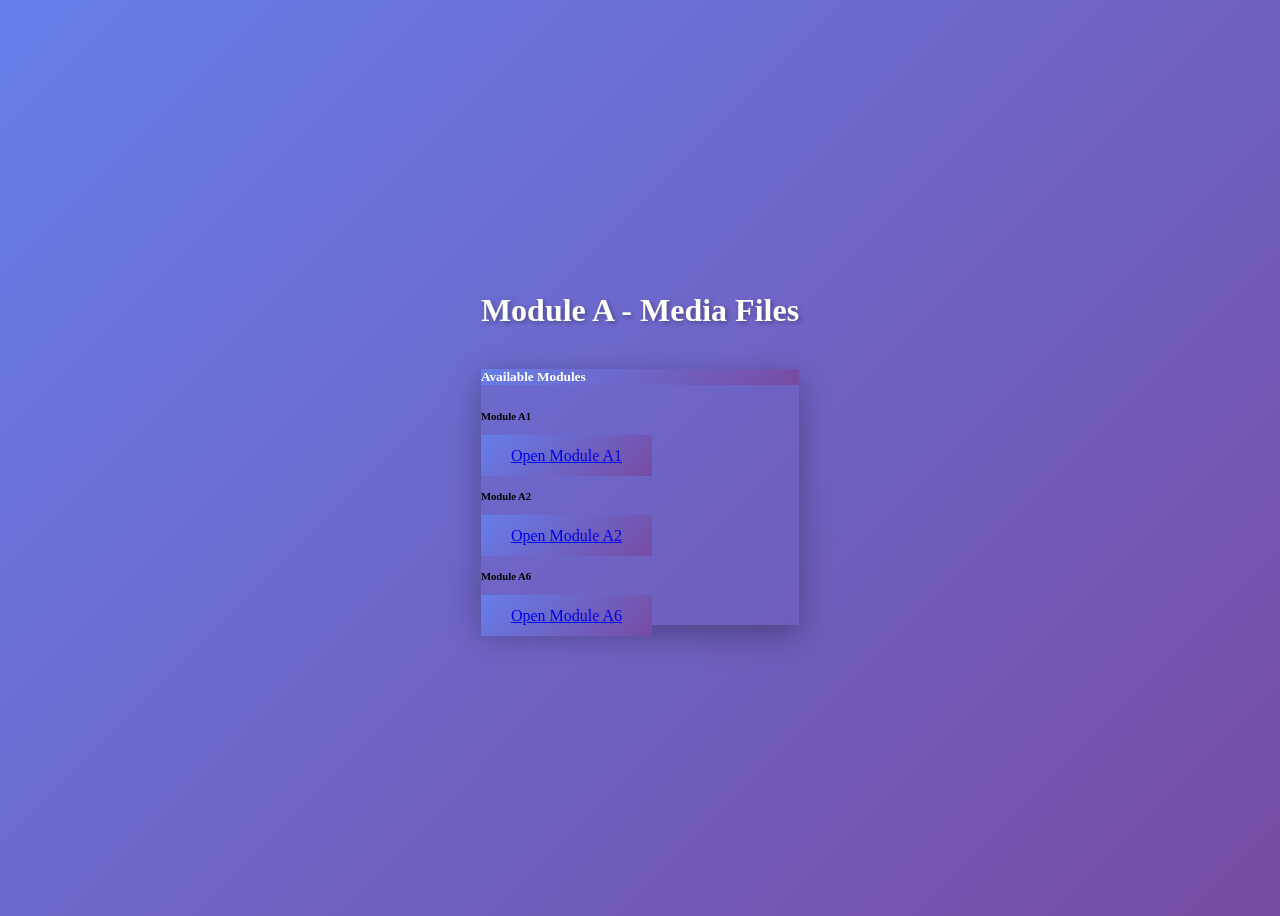
<file: index.html>
<!DOCTYPE html>
<html lang="en">
<head>
    <meta charset="UTF-8">
    <meta name="viewport" content="width=device-width, initial-scale=1.0">
    <title>Module A - Media Files</title>
    <style>
        body {
            background: linear-gradient(135deg, #667eea 0%, #764ba2 100%);
            min-height: 100vh;
            display: flex;
            align-items: center;
            justify-content: center;
        }
        .container {
            max-width: 800px;
        }
        .card {
            border: none;
            box-shadow: 0 10px 30px rgba(0, 0, 0, 0.3);
            transition: transform 0.3s ease, box-shadow 0.3s ease;
        }
        .card:hover {
            transform: translateY(-5px);
            box-shadow: 0 15px 40px rgba(0, 0, 0, 0.4);
        }
        .card-header {
            background: linear-gradient(135deg, #667eea 0%, #764ba2 100%);
            color: white;
            border: none;
        }
        .btn-module {
            background: linear-gradient(135deg, #667eea 0%, #764ba2 100%);
            border: none;
            padding: 12px 30px;
            font-size: 16px;
            transition: all 0.3s ease;
        }
        .btn-module:hover {
            transform: scale(1.05);
            color: white;
            box-shadow: 0 5px 15px rgba(102, 126, 234, 0.4);
        }
        h1 {
            color: white;
            text-shadow: 2px 2px 4px rgba(0, 0, 0, 0.3);
            margin-bottom: 40px;
        }
        .module-item {
            margin-bottom: 20px;
        }
    </style>
</head>
<body>
    <div class="container">
        <h1 class="text-center mb-5"><i class="fas fa-video"></i> Module A - Media Files</h1>
        
        <div class="card">
            <div class="card-header">
                <h5 class="mb-0"><i class="fas fa-list"></i> Available Modules</h5>
            </div>
            <div class="card-body">
                <div class="module-item">
                    <h6>Module A1</h6>
                    <a href="09_module_a1/index.html" class="btn btn-module w-100">
                        <i class="fas fa-arrow-right"></i> Open Module A1
                    </a>
                </div>
                
                <div class="module-item">
                    <h6>Module A2</h6>
                    <a href="09_module_a2/index.html" class="btn btn-module w-100">
                        <i class="fas fa-arrow-right"></i> Open Module A2
                    </a>
                </div>
                
                <div class="module-item">
                    <h6>Module A6</h6>
                    <a href="09_module_a6/index.html" class="btn btn-module w-100">
                        <i class="fas fa-arrow-right"></i> Open Module A6
                    </a>
                </div>
            </div>
        </div>
    </div>

</body>
</html>
</file>
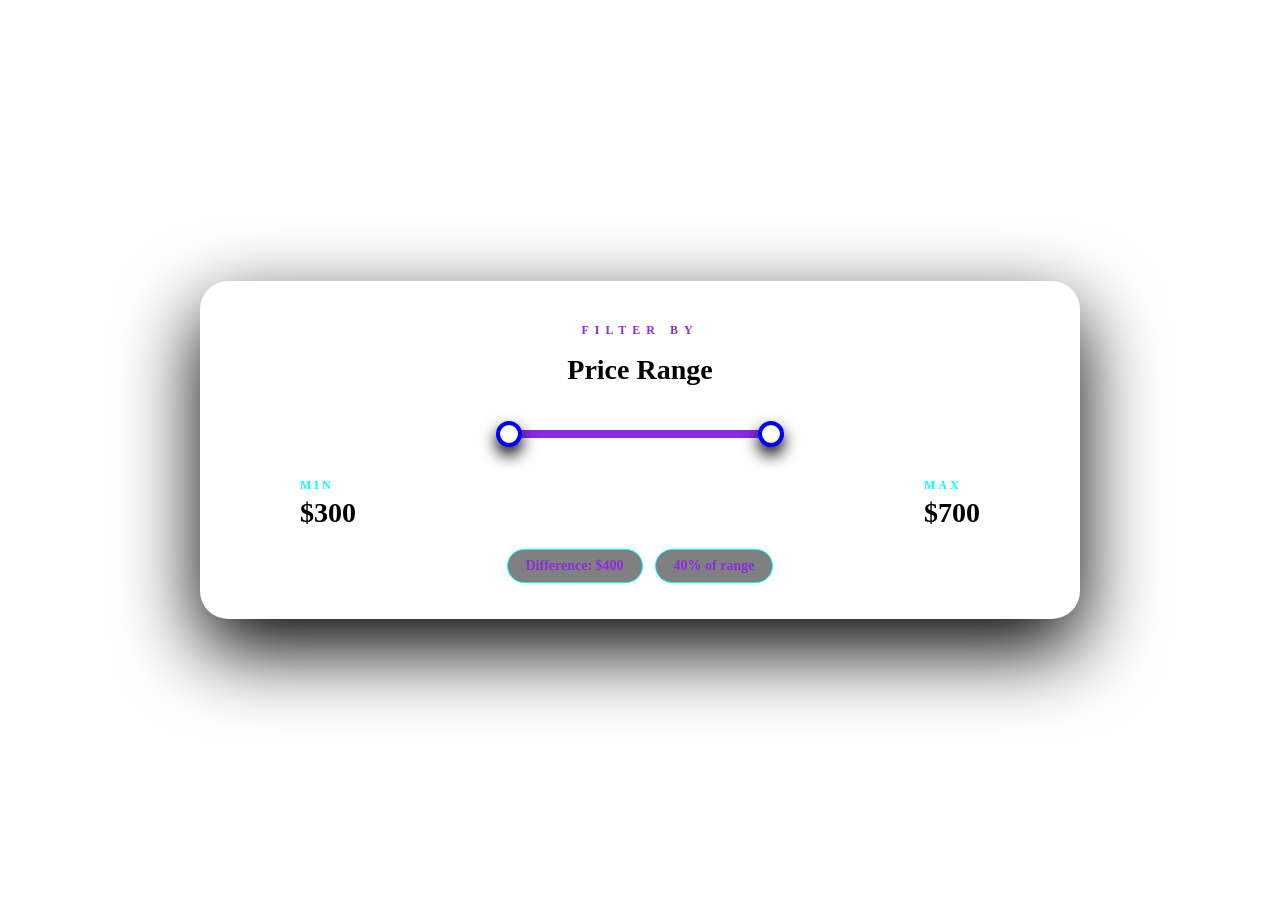
<file: 09_module_a1/index.html>
<!DOCTYPE html>
<html lang="en">
<head>
    <meta charset="UTF-8">
    <meta name="viewport" content="width=device-width, initial-scale=1.0">
    <title>Dual Handle Price Slider</title>
    <link rel="stylesheet" href="style.css">
    <script src="script.js" defer></script>
</head>
<body>
    <div class="card">
        <div class="name">FILTER BY</div>
        <h1>Price Range</h1>
        <div class="range-slider">
            <div class="track"></div>
            <div class="range-fill" id="range-fill"></div>
            <input id="min-range" type="range">
            <input id="max-range" type="range">
        </div>
        <div class="value-row">
            <div class="value-block">
                <span class="value-label">MIN</span>
                <span class="value-number" id="min-value">$300</span>
            </div>
            <div class="value-block">
                <span class="value-label">MAX</span>
                <span class="value-number" id="max-value">$700</span>
            </div>
        </div>
        <div class="chips">
            <div class="chip" id="diff-label">Difference: $400</div>
            <div class="chip" id="percent-label">40% of range</div>
        </div>
    </div>
</body>
</html>
</file>
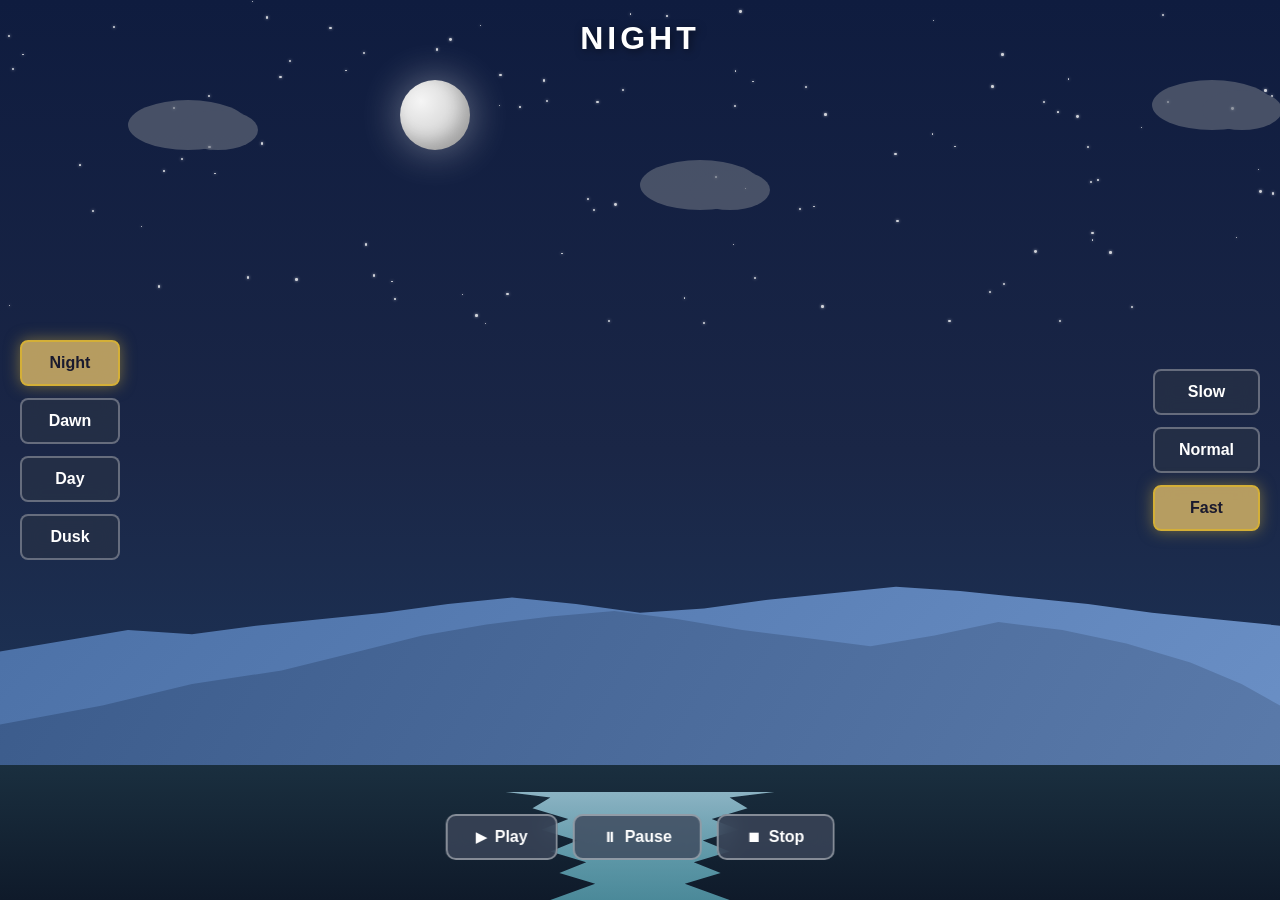
<file: 09_module_a2/index.html>
<!DOCTYPE html>
<html lang="en">
<head>
    <meta charset="UTF-8">
    <meta name="viewport" content="width=device-width, initial-scale=1.0">
    <title>Day Night Sky Cycle</title>
    <link rel="stylesheet" href="style.css">
</head>
<body>
    <!-- Title -->
    <h1 class="scene-title" id="sceneTitle">NIGHT</h1>

    <!-- Main Scene Container -->
    <div class="scene-container">
        <!-- Sky -->
        <div class="sky" id="sky">
            <!-- Stars -->
            <div class="stars" id="stars"></div>
            
            <!-- Moon -->
            <div class="moon" id="moon"></div>
            
            <!-- Sun -->
            <div class="sun" id="sun"></div>
            
            <!-- Clouds -->
            <div class="cloud cloud1"></div>
            <div class="cloud cloud2"></div>
            <div class="cloud cloud3"></div>
        </div>

        <!-- Landscape -->
        <div class="landscape">
            <!-- Mountains Background -->
            <div class="mountains-back"></div>
            
            <!-- Mountains Middle -->
            <div class="mountains-mid"></div>
            
            <!-- Trees Layer -->
            <div class="trees-layer"></div>
            
            <!-- Ground with River -->
            <div class="ground">
                <div class="river"></div>
            </div>
        </div>
    </div>

    <!-- Time of Day Controls - Left Side -->
    <div class="time-controls">
        <button class="time-btn active" onclick="goToNight()" data-time="night">Night</button>
        <button class="time-btn" onclick="goToDawn()" data-time="dawn">Dawn</button>
        <button class="time-btn" onclick="goToDay()" data-time="day">Day</button>
        <button class="time-btn" onclick="goToDusk()" data-time="dusk">Dusk</button>
    </div>

    <!-- Speed Controls - Right Side -->
    <div class="speed-controls">
        <button class="speed-btn" onclick="setSpeed('slow')" data-speed="slow">Slow</button>
        <button class="speed-btn" onclick="setSpeed('normal')" data-speed="normal">Normal</button>
        <button class="speed-btn active" onclick="setSpeed('fast')" data-speed="fast">Fast</button>
    </div>
    
    <!-- Playback Controls - Bottom Center -->
    <div class="playback-controls">
        <button class="play-btn" onclick="startAnimation()">
            <span class="icon">▶</span> Play
        </button>
        <button class="play-btn" onclick="pauseAnimation()">
            <span class="icon">⏸</span> Pause
        </button>
        <button class="play-btn" onclick="stopAnimation()">
            <span class="icon">⏹</span> Stop
        </button>
    </div>

    <script src="script.js"></script>
</body>
</html>
</file>
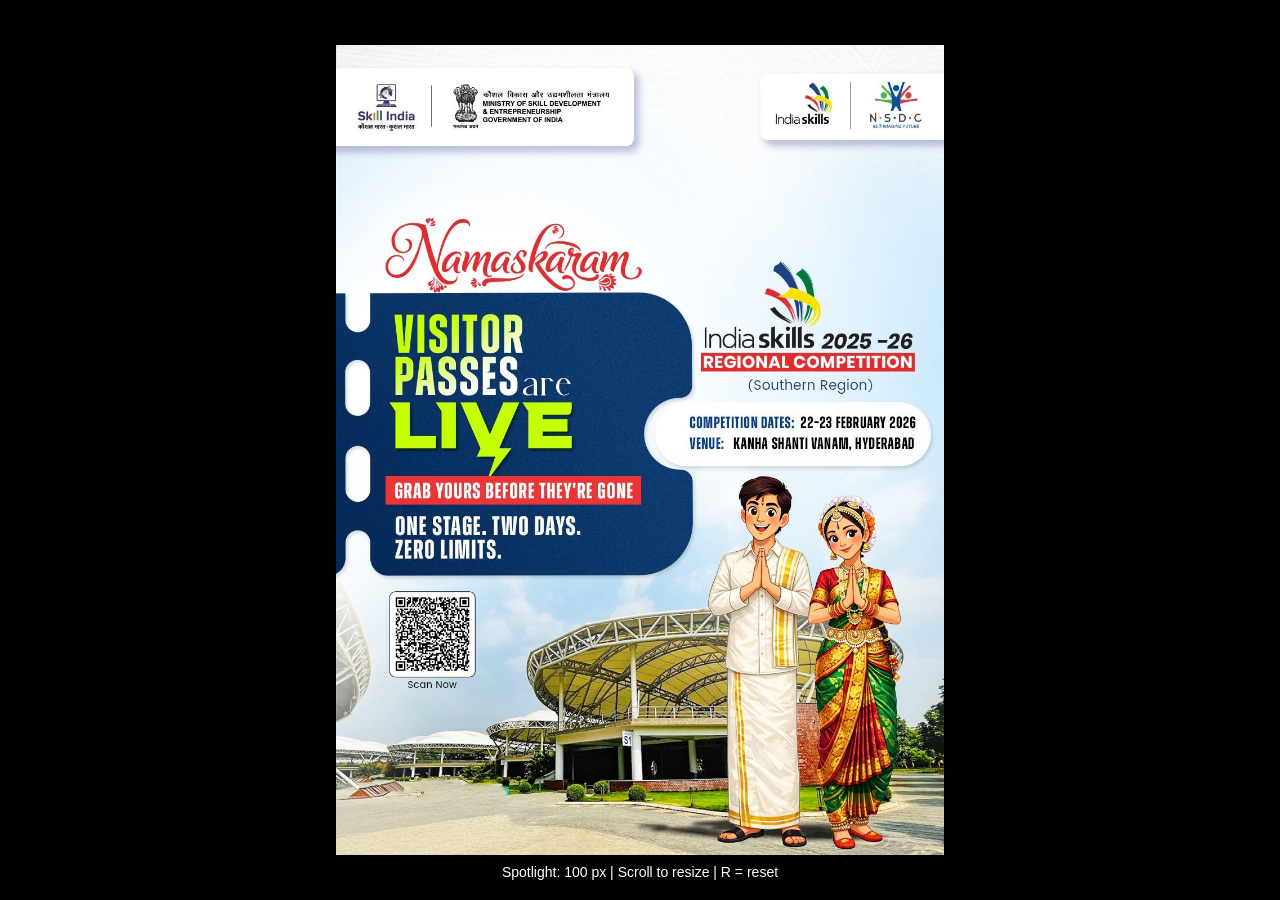
<file: 09_module_a6/index.html>
<!DOCTYPE html>
<html lang="en">
<head>
    <meta charset="UTF-8">
    <meta name="viewport" content="width=device-width, initial-scale=1.0">
    <title>Spotlight</title>
    <link rel="stylesheet" href="style.css">
</head>
<body>
    <div class="container">
        <img src="background-image.jpeg" alt="Background" id="mainImage">
        <div class="spotlight" id="spotlight"></div>
    </div>
    <div class="info">
        <span>Spotlight: </span>
        <span id="size">100</span>
        <span>px | Scroll to resize | R = reset</span>
    </div>
    <script src="script.js"></script>
</body>
</html>
</file>
<file: 09_module_a1/style.css>
* {
    box-sizing: border-box;
    margin: 0;
    padding: 0;
}

body {
    min-height: 100vh;
    display: flex;
    align-items: center;
    justify-content: center;
    background: white;
    color: black;
    padding: 24px;
}

.card {
    width: min(880px, 92vw);
    background: white;
    border-radius: 28px;
    padding: 42px 48px 36px;
    box-shadow: 0 30px 80px black;
    display: flex;
    flex-direction: column;
    align-items: center;
    gap: 20px;
}

.name {
    font-size: 12px;
    letter-spacing: 6px;
    color: blueviolet;
    font-weight: 700;
}

h1 {
    font-size: 28px;
    font-weight: 700;
    margin-top: -4px;
}

.range-slider {
    position: relative;
    width: 100%;
    max-width: 680px;
    height: 56px;
    display: flex;
    align-items: center;
}

.track {
    position: absolute;
    height: 8px;
    width: 100%;
    border-radius: 999px;
    background: white;
}

.range-fill {
    position: absolute;
    height: 8px;
    border-radius: 999px;
    background: blueviolet;
}

.range-slider input[type="range"] {
    position: absolute;
    width: 100%;
    height: 56px;
    background: none;
    pointer-events: none;
    appearance: none;
}

.range-slider input[type="range"]::-webkit-slider-thumb {
    -webkit-appearance: none;
    appearance: none;
    pointer-events: auto;
    width: 26px;
    height: 26px;
    border-radius: 50%;
    background: white;
    border: 4px solid blue;
    box-shadow: 0 8px 16px black;
}

.value-row {
    width: 100%;
    max-width: 680px;
    display: flex;
    justify-content: space-between;
    margin-top: -4px;
}

.value-block {
    display: flex;
    flex-direction: column;
    gap: 4px;
}

.value-label {
    font-size: 12px;
    letter-spacing: 3px;
    color: cyan;
    font-weight: 700;
}

.value-number {
    font-size: 28px;
    font-weight: 700;
}

.chips {
    display: flex;
    gap: 12px;
    flex-wrap: wrap;
    justify-content: center;
}

.chip {
    background: grey;
    color: blueviolet;
    padding: 8px 18px;
    border-radius: 999px;
    font-weight: 600;
    font-size: 14px;
    border: 1px solid cyan;
}
</file>
<file: 09_module_a2/style.css>
* {
    margin: 0;
    padding: 0;
    box-sizing: border-box;
}

body {
    font-family: 'Arial', sans-serif;
    overflow: hidden;
    position: relative;
    width: 100vw;
    height: 100vh;
    background: #0a0a1a;
}

/* Scene Title */
.scene-title {
    position: fixed;
    top: 20px;
    left: 50%;
    transform: translateX(-50%);
    color: #ffffff;
    font-size: 32px;
    font-weight: bold;
    letter-spacing: 4px;
    z-index: 1000;
    text-shadow: 2px 2px 8px rgba(0, 0, 0, 0.5);
    transition: all 0.3s ease;
}

/* Main Scene Container */
.scene-container {
    width: 100%;
    height: 100vh;
    position: relative;
    overflow: hidden;
}

/* Sky */
.sky {
    width: 100%;
    height: 100%;
    background: linear-gradient(to bottom, #0f1c3f, #1a2a4d);
    position: absolute;
    top: 0;
    left: 0;
    transition: background 1.5s ease;
}

/* Sky Color Transitions */
.sky.night {
    background: linear-gradient(to bottom, #0f1c3f, #1a2646, #1e3a5f);
}

.sky.dawn {
    background: linear-gradient(to bottom, #ffa947, #ffb45e, #ffc575, #ffd699);
}

.sky.day {
    background: linear-gradient(to bottom, #4fa9d6, #6bbfe8, #87d4f7);
}

.sky.dusk {
    background: linear-gradient(to bottom, #ff7b3d, #ff8e58, #ffa573, #ffb88e);
}

/* Sun */
.sun {
    width: 70px;
    height: 70px;
    background: radial-gradient(circle, #ffffff 30%, #ffe066 60%, #ffcc33);
    border-radius: 50%;
    position: absolute;
    left: 50%;
    transform: translateX(-50%);
    top: -100px;
    box-shadow: 0 0 50px rgba(255, 235, 59, 0.8);
    opacity: 0;
    transition: all 1.5s ease;
    z-index: 10;
}

.sun.visible {
    opacity: 1;
}

.sun.day-position {
    top: 80px;
}

/* Moon */
.moon {
    width: 70px;
    height: 70px;
    background: radial-gradient(circle at 30% 30%, #f5f5f5, #d9d9d9, #c0c0c0);
    border-radius: 50%;
    position: absolute;
    left: 400px;
    top: 80px;
    box-shadow: 0 0 40px rgba(255, 255, 255, 0.4),
                inset -8px -8px 15px rgba(0, 0, 0, 0.2);
    opacity: 1;
    transition: opacity 1.5s ease;
    z-index: 10;
}

.moon.hide {
    opacity: 0;
}

/* Stars */
.stars {
    position: absolute;
    width: 100%;
    height: 60%;
    z-index: 5;
    opacity: 1;
    transition: opacity 1.5s ease;
}

.stars.hide {
    opacity: 0;
}

.star {
    width: 2px;
    height: 2px;
    background: white;
    border-radius: 50%;
    position: absolute;
    opacity: 0.8;
    box-shadow: 0 0 3px rgba(255, 255, 255, 0.8);
}

.star.twinkle {
    animation: twinkle 3s ease-in-out infinite;
}

@keyframes twinkle {
    0%, 100% {
        opacity: 0.3;
        transform: scale(1);
    }
    50% {
        opacity: 1;
        transform: scale(1.3);
    }
}

/* Clouds */
.cloud {
    position: absolute;
    opacity: 0.6;
    animation: moveCloud 60s linear infinite;
    z-index: 15;
}

.cloud1 {
    top: 100px;
    left: 10%;
    animation-duration: 80s;
}

.cloud2 {
    top: 160px;
    left: 50%;
    animation-duration: 100s;
    animation-delay: -20s;
}

.cloud3 {
    top: 80px;
    right: 10%;
    animation-duration: 90s;
    animation-delay: -40s;
}

.cloud::before,
.cloud::after {
    content: '';
    position: absolute;
    background: #9ba4b5;
    border-radius: 50%;
    transition: background 1.5s ease;
}

.sky.night .cloud::before,
.sky.night .cloud::after {
    background: #6b7280;
}

.sky.day .cloud::before,
.sky.day .cloud::after {
    background: #e8eef5;
}

.cloud::before {
    width: 120px;
    height: 50px;
    top: 0;
    left: 0;
}

.cloud::after {
    width: 80px;
    height: 40px;
    top: 10px;
    left: 50px;
}

@keyframes moveCloud {
    0% {
        transform: translateX(-100px);
    }
    100% {
        transform: translateX(calc(100vw + 100px));
    }
}

/* Landscape Container */
.landscape {
    position: absolute;
    bottom: 0;
    width: 100%;
    height: 60%;
    z-index: 20;
    pointer-events: none;
}

/* Mountains Background Layer */
.mountains-back {
    position: absolute;
    bottom: 30%;
    width: 100%;
    height: 40%;
    background: linear-gradient(135deg, #4a6fa5 0%, #5a7fb5 50%, #6a8fc5 100%);
    clip-path: polygon(
        0% 100%, 
        0% 60%, 
        5% 55%, 
        10% 50%, 
        15% 52%, 
        20% 48%, 
        25% 45%, 
        30% 42%, 
        35% 38%, 
        40% 35%, 
        45% 38%, 
        50% 42%, 
        55% 40%, 
        60% 36%, 
        65% 33%, 
        70% 30%, 
        75% 32%, 
        80% 35%, 
        85% 38%, 
        90% 42%, 
        95% 45%, 
        100% 48%, 
        100% 100%
    );
    transition: background 1.5s ease;
    z-index: 21;
}

.sky.night .mountains-back {
    background: linear-gradient(135deg, #2a3d5f 0%, #3a4d6f 50%, #4a5d7f 100%);
}

.sky.day .mountains-back {
    background: linear-gradient(135deg, #6a9dd6 0%, #7aade6 50%, #8abdf6 100%);
}

/* Mountains Middle Layer */
.mountains-mid {
    position: absolute;
    bottom: 20%;
    width: 100%;
    height: 50%;
    background: linear-gradient(120deg, #3a5a8a 0%, #4a6a9a 50%, #5a7aaa 100%);
    clip-path: polygon(
        0% 100%, 
        0% 75%, 
        8% 68%, 
        15% 60%, 
        22% 55%, 
        28% 48%, 
        33% 42%, 
        38% 38%, 
        43% 35%, 
        48% 33%, 
        53% 36%, 
        58% 40%, 
        63% 43%, 
        68% 46%, 
        73% 42%, 
        78% 37%, 
        83% 40%, 
        88% 45%, 
        93% 52%, 
        97% 60%, 
        100% 68%, 
        100% 100%
    );
    transition: background 1.5s ease;
    z-index: 22;
}

.sky.night .mountains-mid {
    background: linear-gradient(120deg, #1a2d4a 0%, #2a3d5a 50%, #3a4d6a 100%);
}

.sky.day .mountains-mid {
    background: linear-gradient(120deg, #5a8ac6 0%, #6a9ad6 50%, #7aaae6 100%);
}

/* Trees Layer */
.trees-layer {
    position: absolute;
    bottom: 15%;
    width: 100%;
    height: 35%;
    background: linear-gradient(to bottom, transparent 0%, #1e3a3a 40%, #2a4a4a 60%, #1e3535 100%);
    clip-path: polygon(
        0% 100%, 
        0% 85%, 
        2% 82%, 3% 78%, 4% 82%, 5% 85%, 6% 82%, 7% 78%, 8% 82%, 9% 85%,
        10% 82%, 11% 77%, 12% 82%, 13% 85%, 14% 82%, 15% 76%, 16% 82%, 17% 85%,
        18% 82%, 19% 79%, 20% 82%, 21% 85%, 22% 82%, 23% 77%, 24% 82%, 25% 85%,
        26% 82%, 27% 78%, 28% 82%, 29% 85%, 30% 82%, 31% 76%, 32% 82%, 33% 85%,
        34% 82%, 35% 79%, 36% 82%, 37% 85%, 38% 82%, 39% 77%, 40% 82%, 41% 85%,
        42% 82%, 43% 78%, 44% 82%, 45% 85%, 46% 82%, 47% 77%, 48% 82%, 49% 85%,
        50% 82%, 51% 78%, 52% 82%, 53% 85%, 54% 82%, 55% 76%, 56% 82%, 57% 85%,
        58% 82%, 59% 79%, 60% 82%, 61% 85%, 62% 82%, 63% 77%, 64% 82%, 65% 85%,
        66% 82%, 67% 78%, 68% 82%, 69% 85%, 70% 82%, 71% 76%, 72% 82%, 73% 85%,
        74% 82%, 75% 79%, 76% 82%, 77% 85%, 78% 82%, 79% 77%, 80% 82%, 81% 85%,
        82% 82%, 83% 78%, 84% 82%, 85% 85%, 86% 82%, 87% 77%, 88% 82%, 89% 85%,
        90% 82%, 91% 79%, 92% 82%, 93% 85%, 94% 82%, 95% 77%, 96% 82%, 97% 85%,
        98% 82%, 99% 79%, 100% 82%, 100% 100%
    );
    transition: background 1.5s ease;
    z-index: 23;
}

.sky.night .trees-layer {
    background: linear-gradient(to bottom, transparent 0%, #0f1f2f 40%, #1a2a3a 60%, #0f1a2a 100%);
}

.sky.day .trees-layer {
    background: linear-gradient(to bottom, transparent 0%, #2a5a5a 40%, #3a6a6a 60%, #2a5050 100%);
}

/* Ground with River */
.ground {
    position: absolute;
    bottom: 0;
    width: 100%;
    height: 25%;
    background: linear-gradient(to bottom, #1a2f3f 0%, #0f1a2a 100%);
    transition: background 1.5s ease;
    z-index: 24;
}

.sky.night .ground {
    background: linear-gradient(to bottom, #0a1520 0%, #05080f 100%);
}

.sky.day .ground {
    background: linear-gradient(to bottom, #2a4a5a 0%, #1a3040 100%);
}

/* River */
.river {
    position: absolute;
    bottom: 0;
    left: 50%;
    transform: translateX(-50%);
    width: 70%;
    height: 80%;
    background: linear-gradient(to bottom, #a8d5e5 0%, #8cc5d5 30%, #70b5c5 60%, #5aa5b5 100%);
    clip-path: polygon(
        35% 0%, 
        40% 5%, 
        38% 15%, 
        42% 25%, 
        39% 35%, 
        43% 45%, 
        40% 55%, 
        44% 65%, 
        41% 75%, 
        45% 85%, 
        40% 100%, 
        60% 100%, 
        55% 85%, 
        59% 75%, 
        56% 65%, 
        60% 55%, 
        57% 45%, 
        61% 35%, 
        58% 25%, 
        62% 15%, 
        60% 5%, 
        65% 0%
    );
    transition: background 1.5s ease;
    opacity: 0.8;
}

.sky.night .river {
    background: linear-gradient(to bottom, #5a8595 0%, #4a7585 30%, #3a6575 60%, #2a5565 100%);
}

.sky.day .river {
    background: linear-gradient(to bottom, #c8e5f5 0%, #b8d5e5 30%, #a8c5d5 60%, #98b5c5 100%);
}

/* Time of Day Controls - Left Side */
.time-controls {
    position: fixed;
    left: 20px;
    top: 50%;
    transform: translateY(-50%);
    display: flex;
    flex-direction: column;
    gap: 12px;
    z-index: 1000;
    pointer-events: all;
}

.time-btn {
    padding: 12px 24px;
    background: rgba(40, 50, 70, 0.7);
    color: #ffffff;
    border: 2px solid rgba(255, 255, 255, 0.3);
    border-radius: 8px;
    font-size: 16px;
    font-weight: 600;
    cursor: pointer;
    transition: all 0.3s ease;
    backdrop-filter: blur(10px);
    min-width: 100px;
}

.time-btn:hover {
    background: rgba(60, 70, 90, 0.8);
    border-color: rgba(255, 255, 255, 0.5);
    transform: translateX(5px);
}

.time-btn.active {
    background: rgba(200, 170, 100, 0.9);
    border-color: #d4af37;
    color: #1a1a2e;
    box-shadow: 0 0 15px rgba(212, 175, 55, 0.5);
}

/* Speed Controls - Right Side */
.speed-controls {
    position: fixed;
    right: 20px;
    top: 50%;
    transform: translateY(-50%);
    display: flex;
    flex-direction: column;
    gap: 12px;
    z-index: 1000;
    pointer-events: all;
}

.speed-btn {
    padding: 12px 24px;
    background: rgba(40, 50, 70, 0.7);
    color: #ffffff;
    border: 2px solid rgba(255, 255, 255, 0.3);
    border-radius: 8px;
    font-size: 16px;
    font-weight: 600;
    cursor: pointer;
    transition: all 0.3s ease;
    backdrop-filter: blur(10px);
    min-width: 100px;
}

.speed-btn:hover {
    background: rgba(60, 70, 90, 0.8);
    border-color: rgba(255, 255, 255, 0.5);
    transform: translateX(-5px);
}

.speed-btn.active {
    background: rgba(200, 170, 100, 0.9);
    border-color: #d4af37;
    color: #1a1a2e;
    box-shadow: 0 0 15px rgba(212, 175, 55, 0.5);
}

/* Playback Controls - Bottom Center */
.playback-controls {
    position: fixed;
    bottom: 40px;
    left: 50%;
    transform: translateX(-50%);
    display: flex;
    gap: 15px;
    z-index: 1000;
    pointer-events: all;
}

.play-btn {
    padding: 12px 28px;
    background: rgba(60, 70, 90, 0.8);
    color: #ffffff;
    border: 2px solid rgba(255, 255, 255, 0.4);
    border-radius: 10px;
    font-size: 16px;
    font-weight: 600;
    cursor: pointer;
    transition: all 0.3s ease;
    backdrop-filter: blur(10px);
    display: flex;
    align-items: center;
    gap: 8px;
}

.play-btn .icon {
    font-size: 14px;
}

.play-btn:hover {
    background: rgba(80, 90, 110, 0.9);
    border-color: rgba(255, 255, 255, 0.6);
    transform: translateY(-3px);
    box-shadow: 0 5px 15px rgba(0, 0, 0, 0.3);
}

.play-btn:active {
    transform: translateY(-1px);
}
</file>
<file: 09_module_a6/style.css>
* {
    margin: 0;
    padding: 0;
    box-sizing: border-box;
}

body {
    display: flex;
    flex-direction: column;
    justify-content: center;
    align-items: center;
    min-height: 100vh;
    background: #000;
    overflow: hidden;
}

.container {
    position: relative;
    overflow: hidden;
}

#mainImage {
    display: block;
    max-width: 100%;
    max-height: 90vh;
    user-select: none;
    background-color: #000;
    overlay: auto;
}

.spotlight {
    position: absolute;
    width: 100px;
    height: 100px;
    border-radius: 50%;
    background: radial-gradient(circle, rgba(255, 255, 255, 0.6) 0%, rgba(255, 255, 255, 0.3) 50%, transparent 70%);
    pointer-events: none;
    transform: translate(-50%, -50%);
    filter: blur(3px);
    opacity: 0;
    transition: opacity 0.2s;
}

.spotlight.visible {
    opacity: 1;
}

.info {
    position: fixed;
    bottom: 20px;
    color: #fff;
    font-family: Arial, sans-serif;
    font-size: 14px;
}
</file>
